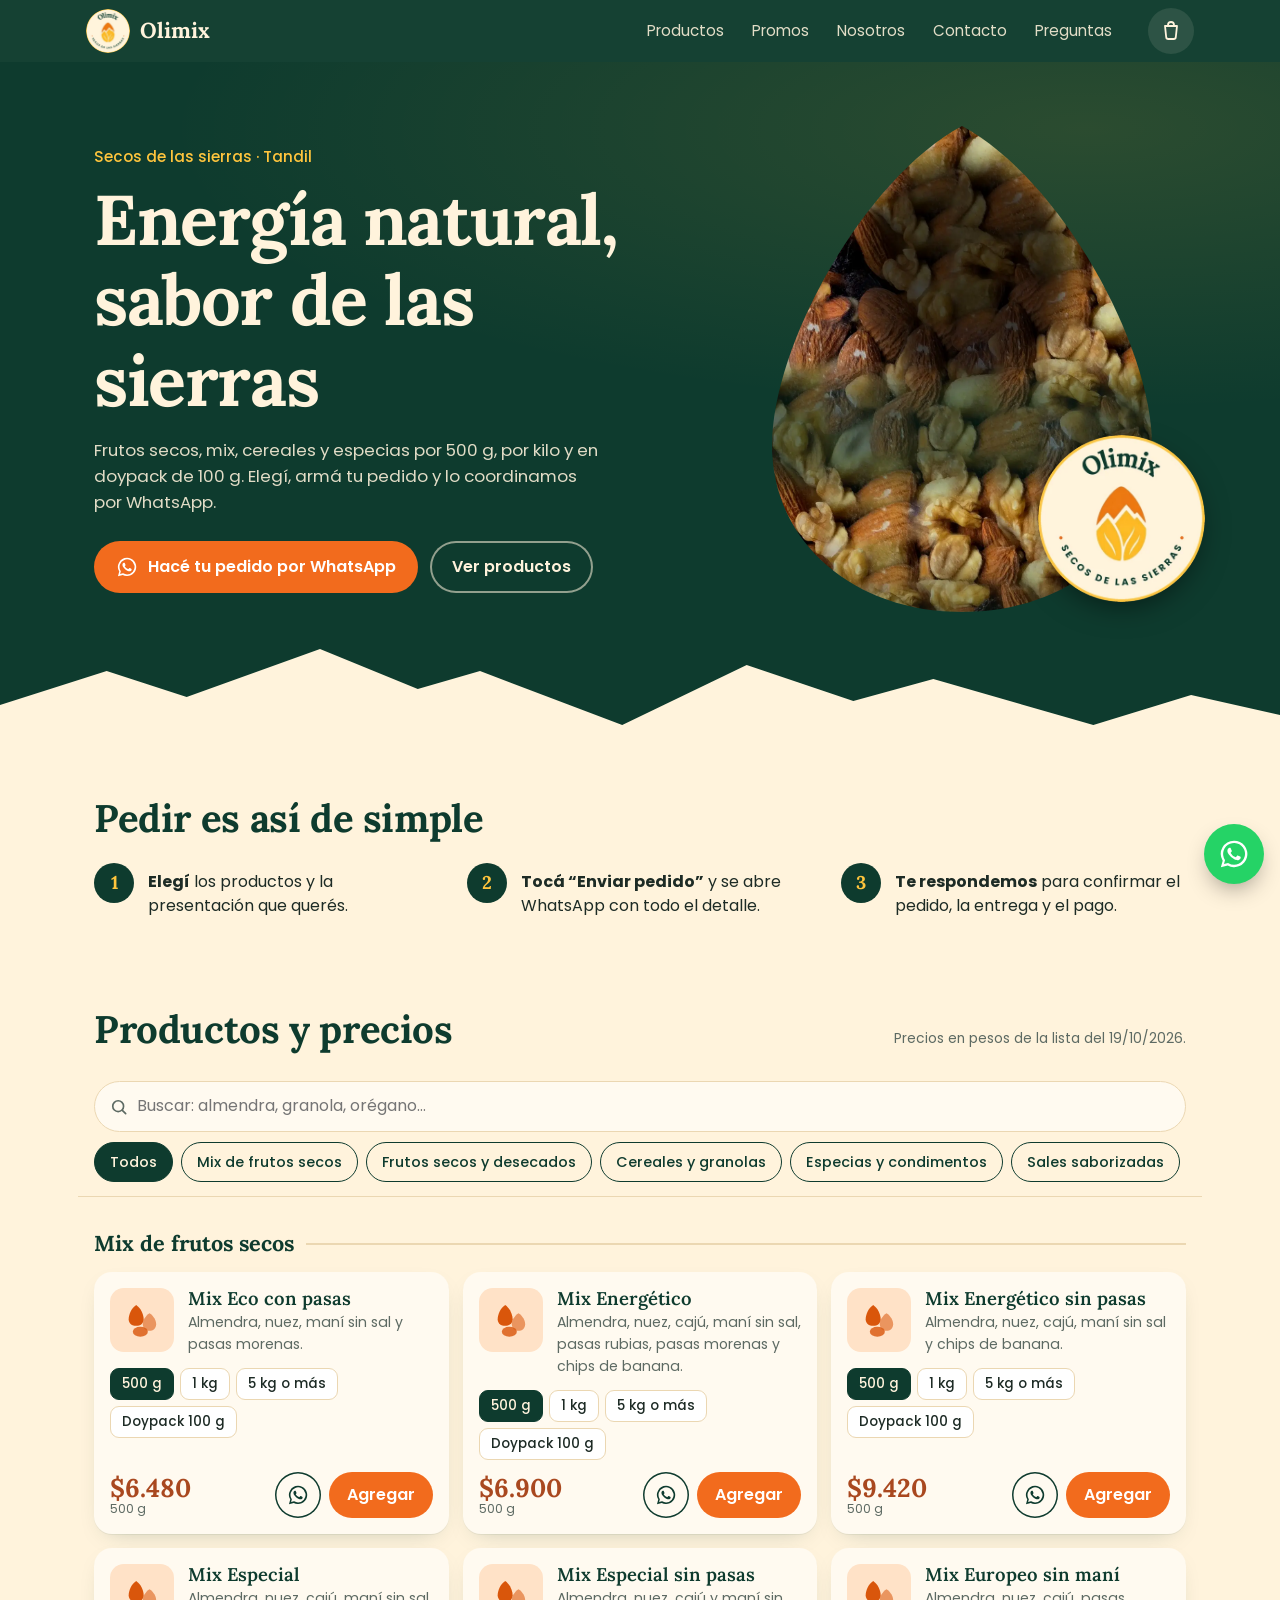
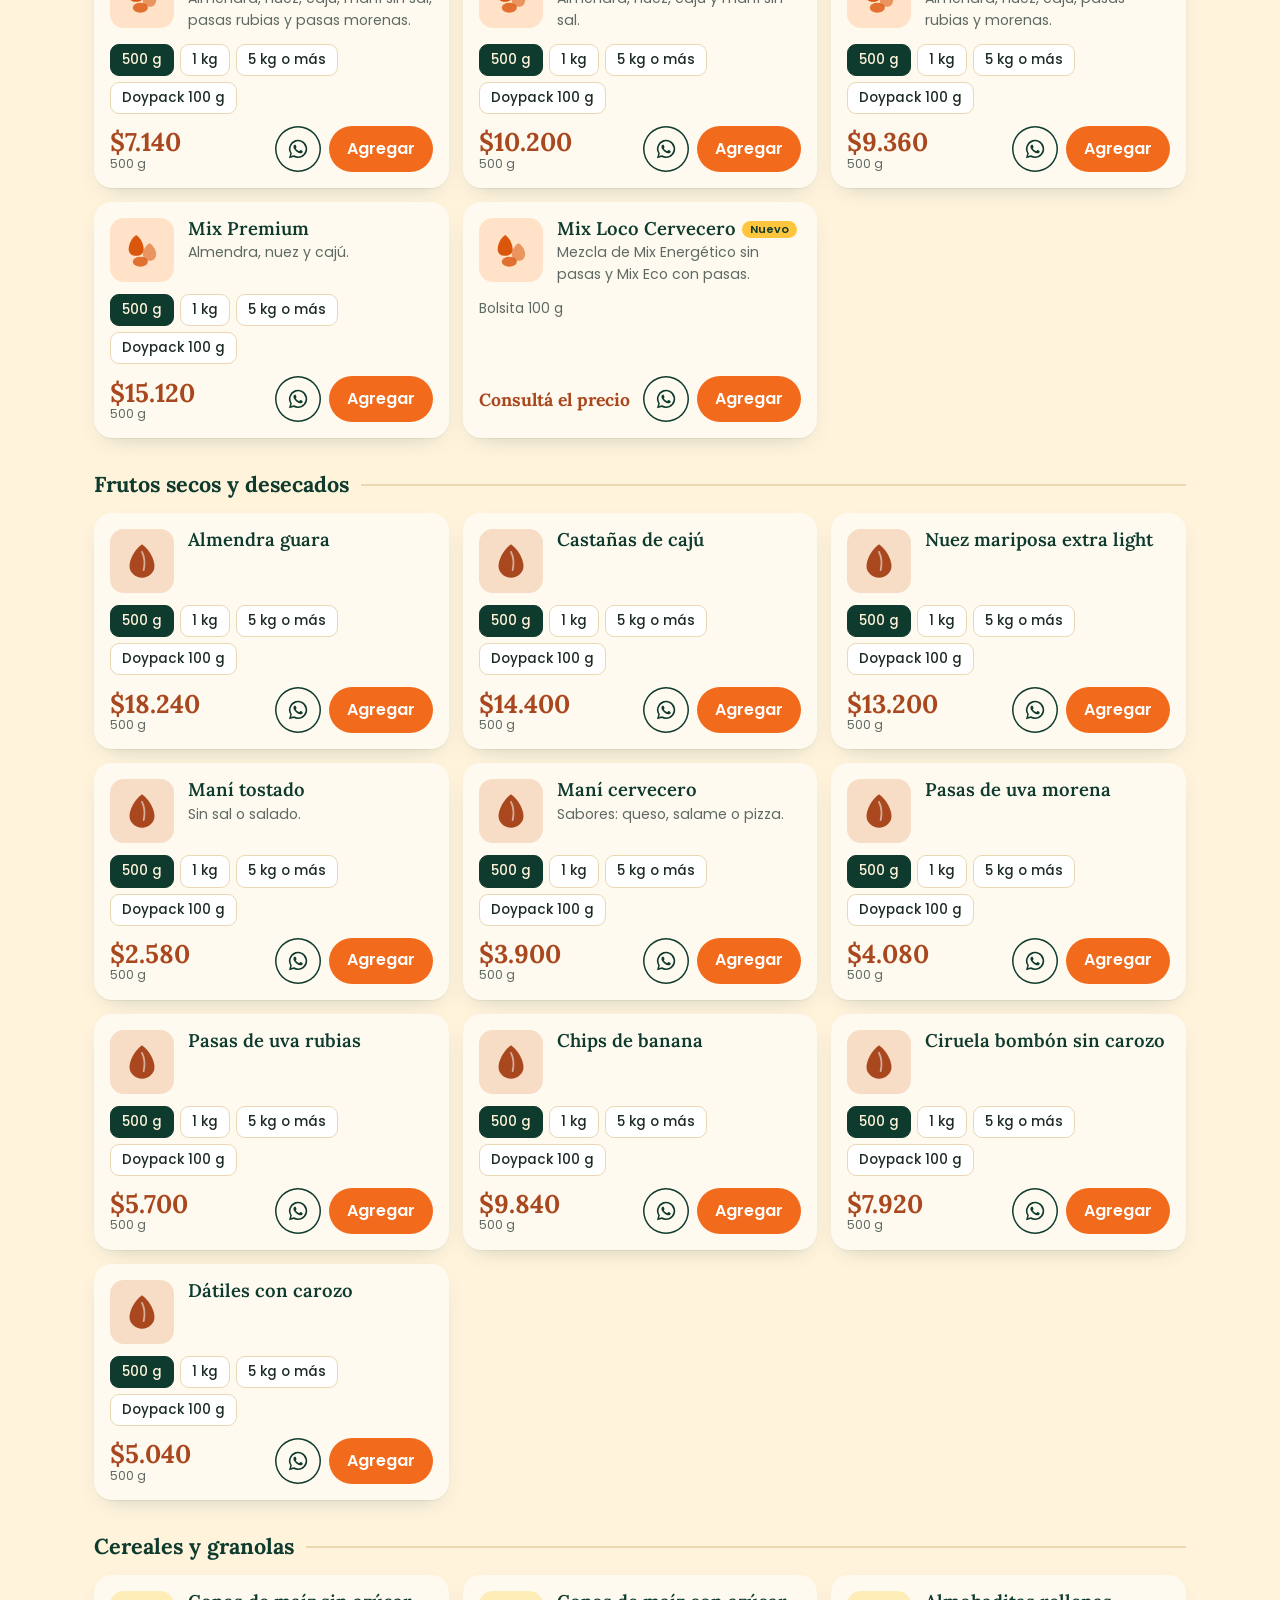
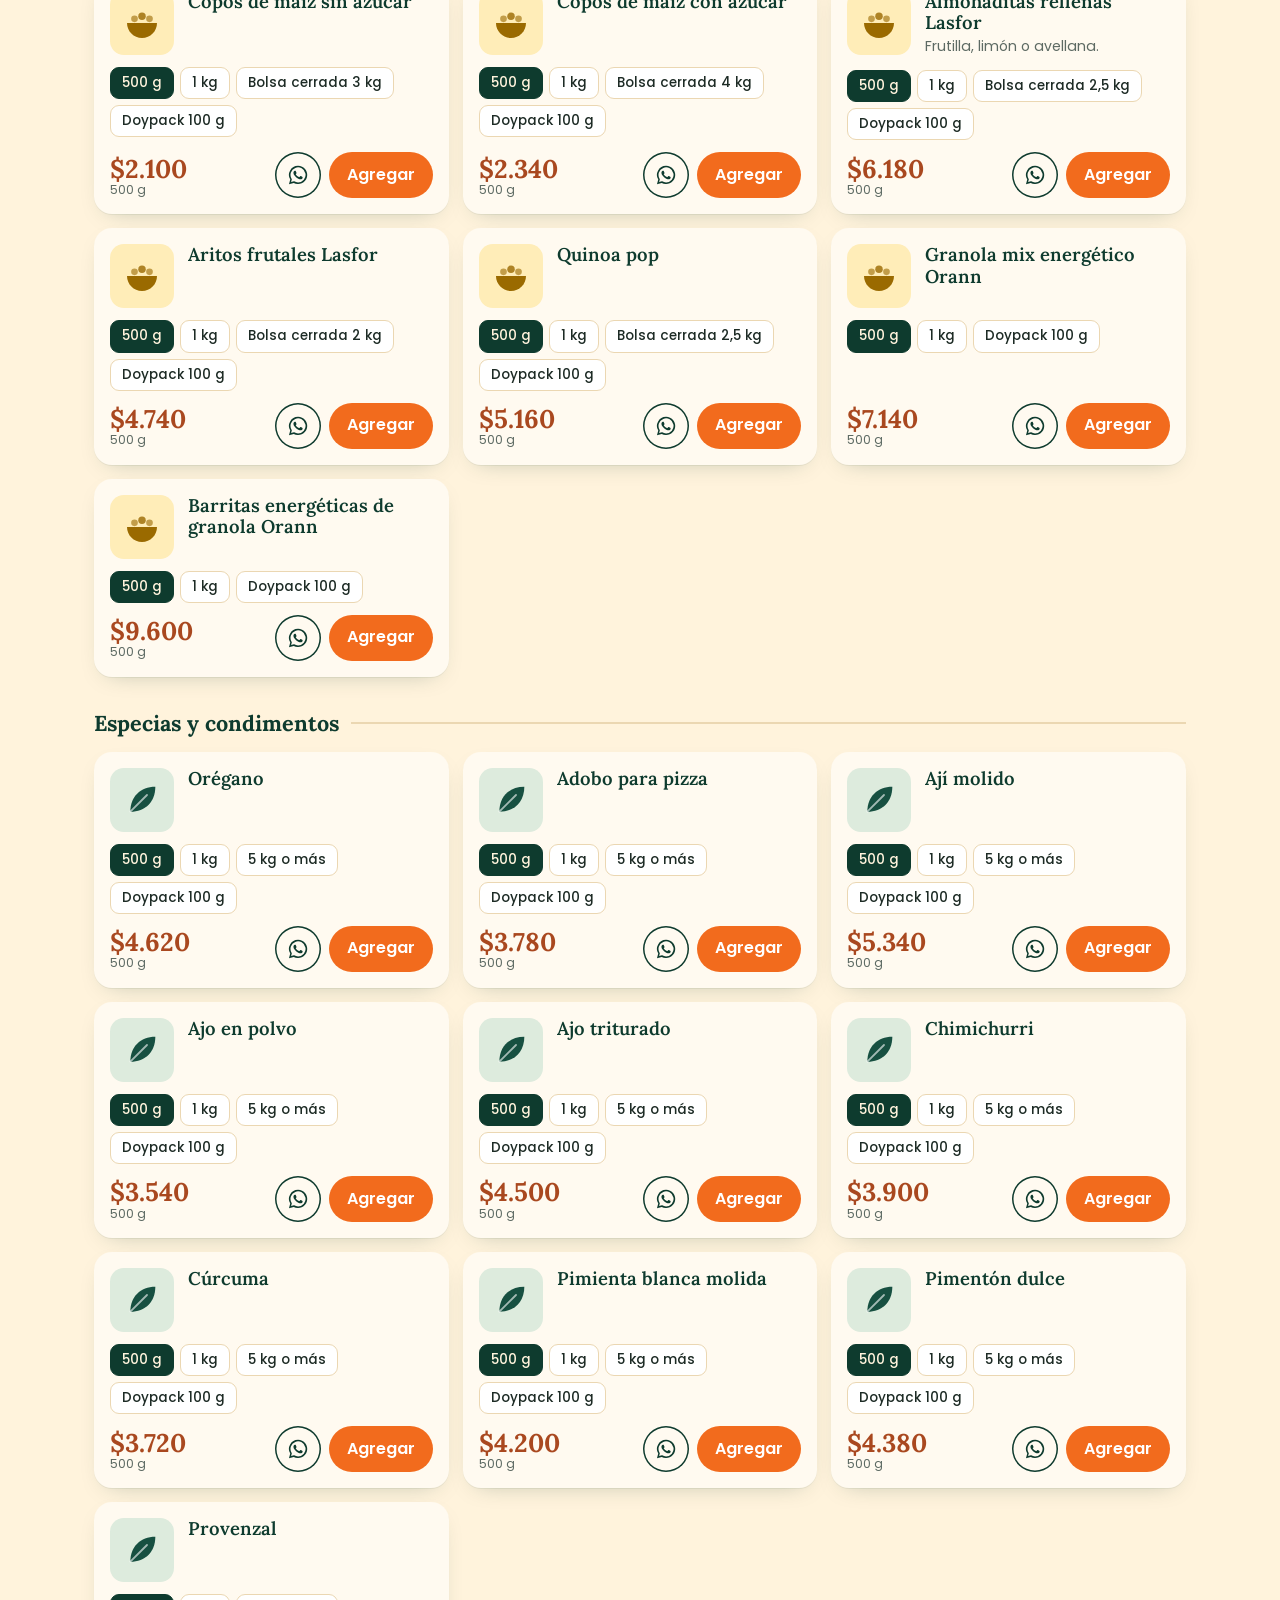
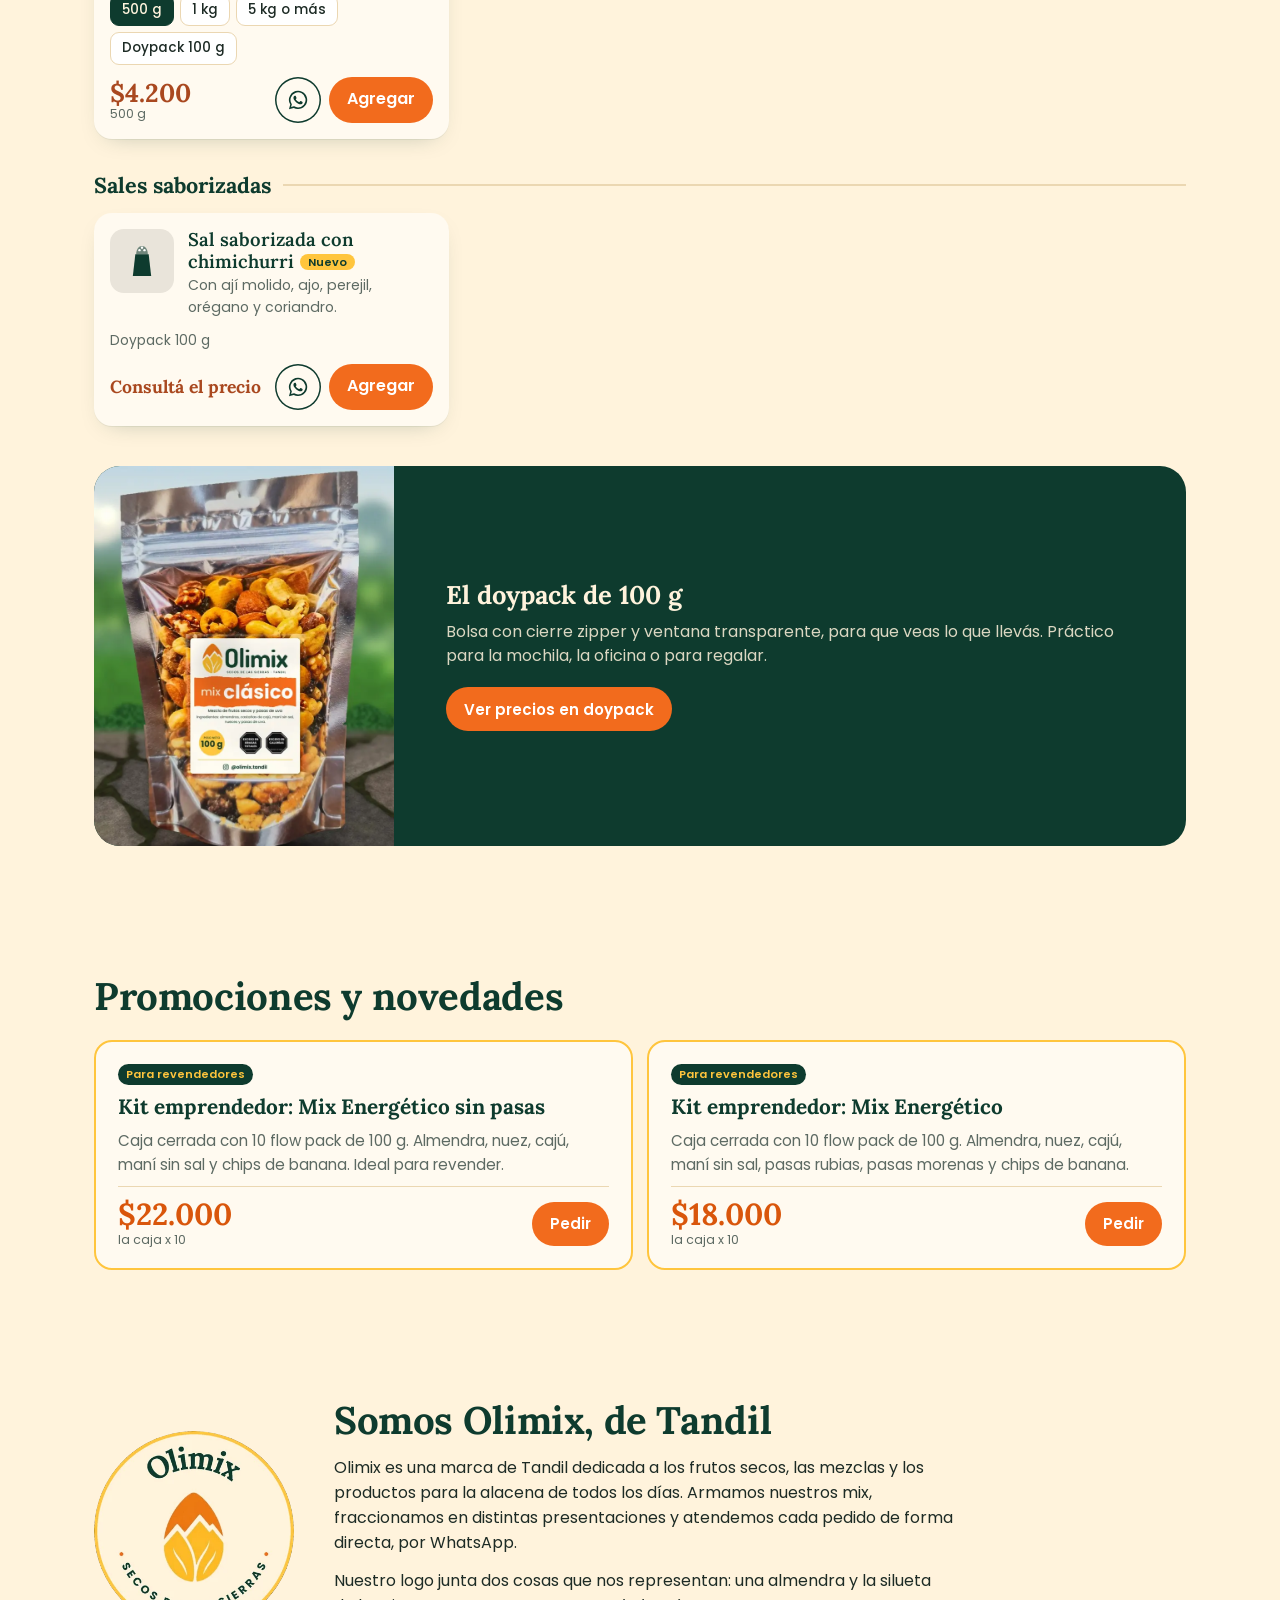
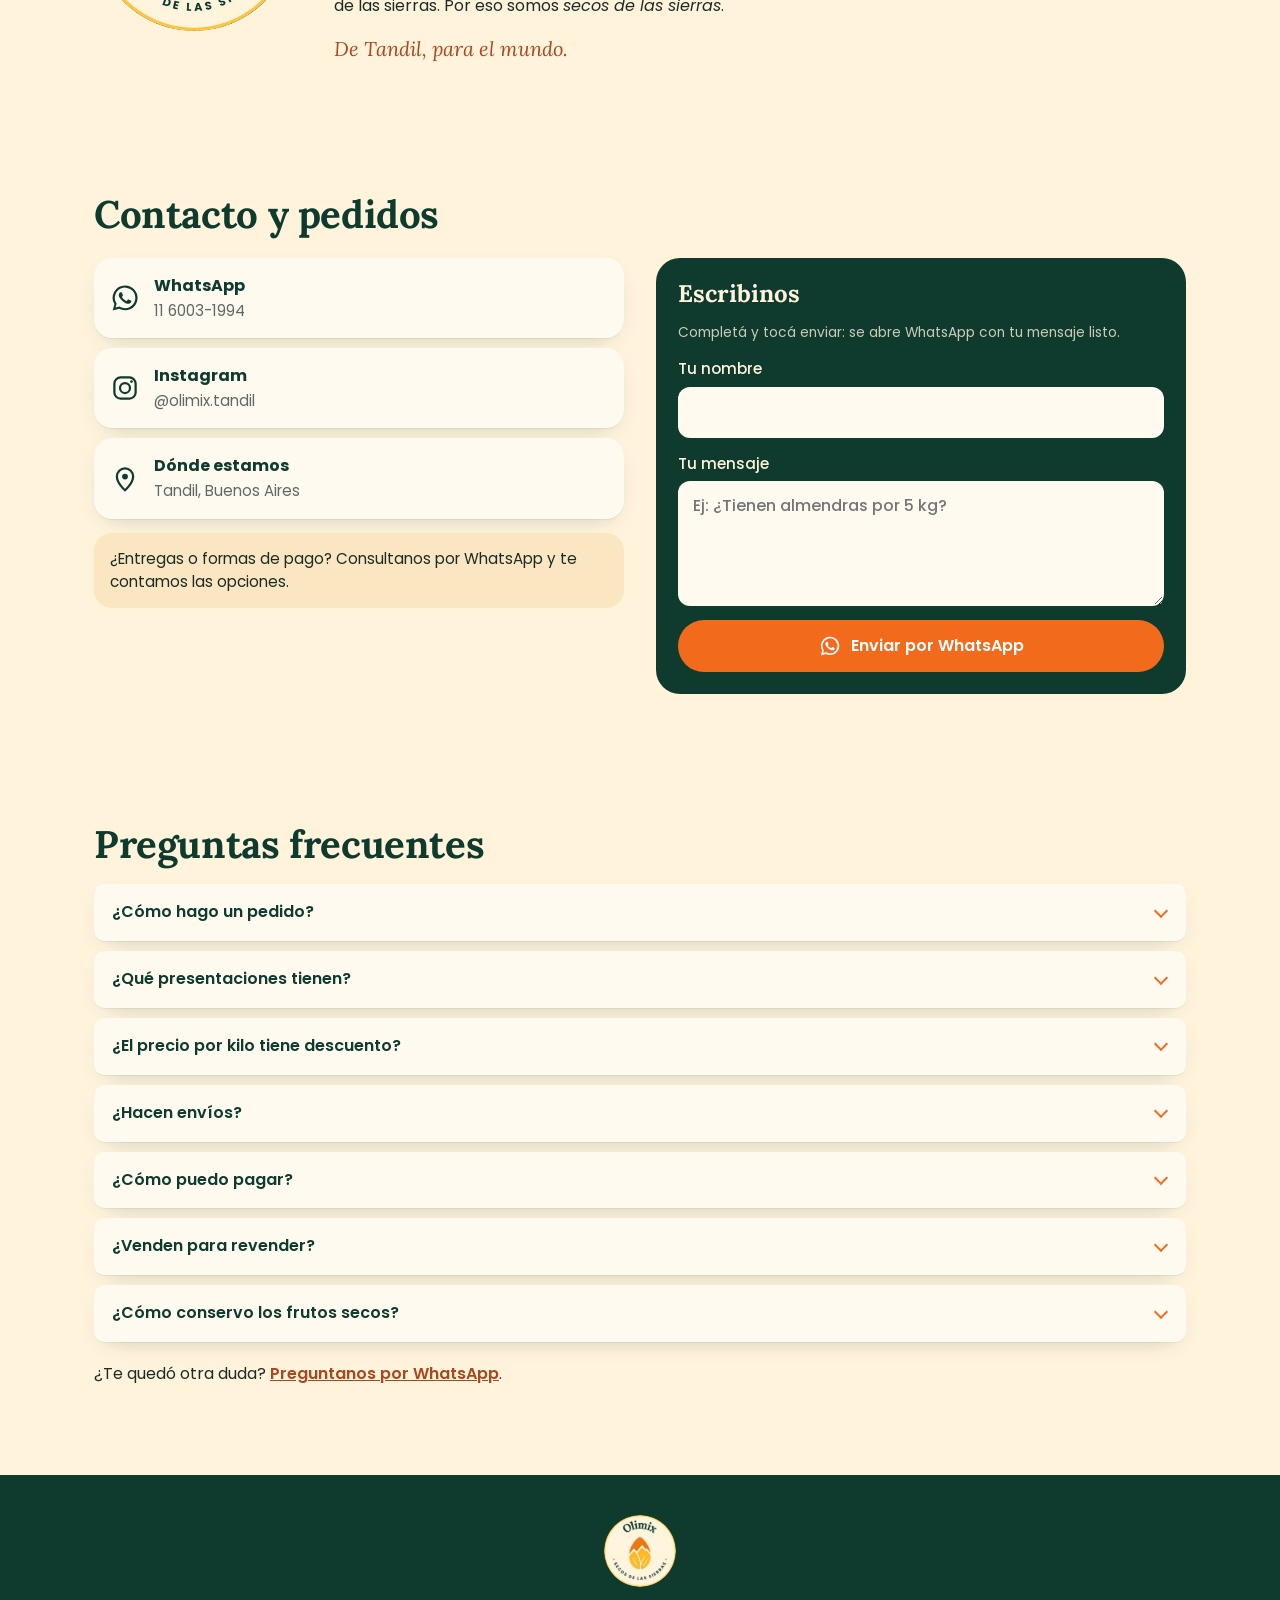
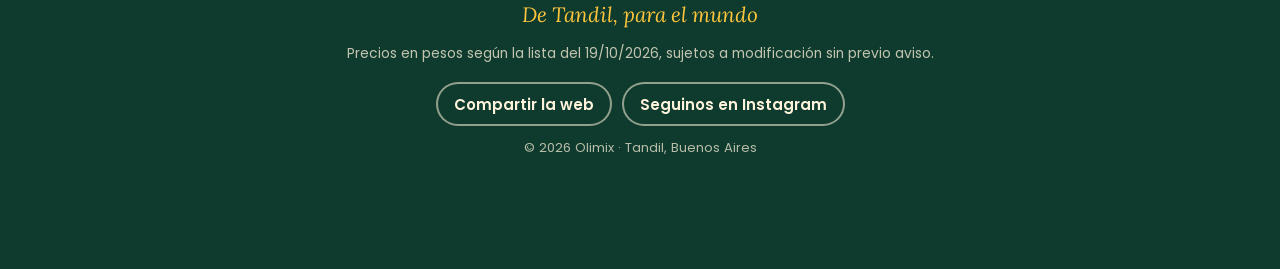
<file: index.html>
<!doctype html>
<html lang="es-AR">
<head>
  <meta charset="utf-8">
  <meta name="viewport" content="width=device-width, initial-scale=1, viewport-fit=cover">
  <title>Olimix | Frutos secos, mix y especias en Tandil · Pedidos por WhatsApp</title>
  <meta name="description" content="Frutos secos, mix, cereales y especias en Tandil. Por 500 g, por kilo y en doypack de 100 g. Mirá precios y hacé tu pedido por WhatsApp. Olimix, secos de las sierras.">
  <meta name="keywords" content="frutos secos Tandil, mix de frutos secos Tandil, almendras Tandil, nueces Tandil, castañas de cajú Tandil, especias Tandil, granola Tandil, dietética Tandil, frutos secos por kilo, Olimix">
  <meta name="theme-color" content="#0E3B2E">
  <meta name="robots" content="index, follow">
  <link rel="canonical" href="https://olimix-94d.pages.dev/">

  <!-- Vista previa al compartir (WhatsApp, Instagram, Facebook) -->
  <meta property="og:type" content="website">
  <meta property="og:locale" content="es_AR">
  <meta property="og:site_name" content="Olimix">
  <meta property="og:title" content="Olimix · Secos de las sierras, Tandil">
  <meta property="og:description" content="Frutos secos, mix y especias. Mirá precios y pedí por WhatsApp.">
  <meta property="og:url" content="https://olimix-94d.pages.dev/">
  <meta property="og:image" content="https://olimix-94d.pages.dev/compartir.jpg">
  <meta name="twitter:card" content="summary_large_image">

  <link rel="icon" type="image/png" href="favicon.png">
  <link rel="apple-touch-icon" href="apple-touch-icon.png">

  <link rel="preconnect" href="https://fonts.googleapis.com">
  <link rel="preconnect" href="https://fonts.gstatic.com" crossorigin>
  <link href="https://fonts.googleapis.com/css2?family=Lora:wght@600;700&family=Poppins:wght@400;500;600&display=swap" rel="stylesheet">
  <link rel="stylesheet" href="estilos.css">

  <script type="application/ld+json">
  {
    "@context": "https://schema.org",
    "@type": "Store",
    "name": "Olimix",
    "alternateName": "Olimix · Secos de las sierras",
    "description": "Venta de frutos secos, mix, cereales, especias y sales saborizadas en Tandil.",
    "url": "https://olimix-94d.pages.dev/",
    "image": "https://olimix-94d.pages.dev/logo-512.png",
    "logo": "https://olimix-94d.pages.dev/logo-512.png",
    "telephone": "+54 9 11 6003-1994",
    "address": { "@type": "PostalAddress", "addressLocality": "Tandil", "addressRegion": "Buenos Aires", "addressCountry": "AR" },
    "areaServed": "Tandil",
    "sameAs": ["https://www.instagram.com/olimix.tandil/"],
    "priceRange": "$$"
  }
  </script>
</head>
<body>
  <a class="saltar" href="#catalogo">Ir a los productos</a>

  <header class="cabecera">
    <div class="cabecera__in">
      <a class="marca" href="#inicio" aria-label="Olimix, ir al inicio">
        <img src="logo.webp" width="44" height="44" alt="">
        <span class="marca__txt">Olimix</span>
      </a>
      <nav class="menu" aria-label="Secciones">
        <a href="#catalogo">Productos</a>
        <a href="#promos">Promos</a>
        <a href="#nosotros">Nosotros</a>
        <a href="#contacto">Contacto</a>
        <a href="#preguntas">Preguntas</a>
      </nav>
      <button class="btn-pedido-mini" type="button" data-abrir-pedido aria-label="Ver tu pedido">
        <svg viewBox="0 0 24 24" aria-hidden="true"><path d="M6 7h12l-1.2 11.2a2 2 0 0 1-2 1.8H9.2a2 2 0 0 1-2-1.8L6 7Zm3 0V6a3 3 0 0 1 6 0v1" fill="none" stroke="currentColor" stroke-width="1.8" stroke-linecap="round" stroke-linejoin="round"/></svg>
        <span class="contador" data-contador hidden>0</span>
      </button>
    </div>
  </header>

  <div class="bienvenida" id="bienvenida" role="status" hidden>
    <p><strong>¡Hola! Llegaste desde Instagram.</strong> Acá tenés todos los precios: armá tu pedido y te lo confirmamos por WhatsApp.</p>
    <button type="button" class="bienvenida__cerrar" aria-label="Cerrar mensaje">×</button>
  </div>

  <main>
    <!-- ============ INICIO ============ -->
    <section class="hero" id="inicio" aria-labelledby="hero-titulo">
      <div class="hero__in">
        <div class="hero__texto">
          <p class="hero__lugar">Secos de las sierras · Tandil</p>
          <h1 id="hero-titulo">Energía natural, sabor de las sierras</h1>
          <p class="hero__bajada">Frutos secos, mix, cereales y especias por 500 g, por kilo y en doypack de 100 g. Elegí, armá tu pedido y lo coordinamos por WhatsApp.</p>
          <div class="hero__acciones">
            <a class="btn btn--accion" data-wa="Hola Olimix! Quiero hacer un pedido." href="#contacto">
              <svg class="ico" viewBox="0 0 24 24" aria-hidden="true"><use href="#i-wa"/></svg>
              Hacé tu pedido por WhatsApp
            </a>
            <a class="btn btn--claro" href="#catalogo">Ver productos</a>
          </div>
        </div>
        <figure class="hero__foto">
          <div class="almendra">
            <img src="portada.webp" width="1100" height="1556" alt="Almendras, nueces, castañas de cajú y pasas de uva mezcladas" fetchpriority="high">
          </div>
          <img class="hero__sello" src="logo.webp" width="132" height="132" alt="Logo de Olimix, secos de las sierras">
        </figure>
      </div>
      <svg class="sierra" viewBox="0 0 1440 90" preserveAspectRatio="none" aria-hidden="true">
        <path d="M0 90V62l120-34 90 26 150-48 110 40 70-18 160 54 140-60 120 36 90-22 180 46 110-30 100 20v68Z"/>
      </svg>
    </section>

    <!-- ============ CÓMO PEDIR ============ -->
    <section class="pasos" aria-labelledby="pasos-titulo">
      <h2 id="pasos-titulo" class="titulo-sec">Pedir es así de simple</h2>
      <ol class="pasos__lista">
        <li><span class="pasos__n">1</span><p><strong>Elegí</strong> los productos y la presentación que querés.</p></li>
        <li><span class="pasos__n">2</span><p><strong>Tocá “Enviar pedido”</strong> y se abre WhatsApp con todo el detalle.</p></li>
        <li><span class="pasos__n">3</span><p><strong>Te respondemos</strong> para confirmar el pedido, la entrega y el pago.</p></li>
      </ol>
    </section>

    <!-- ============ CATÁLOGO ============ -->
    <section class="catalogo" id="catalogo" aria-labelledby="cat-titulo">
      <div class="catalogo__cab">
        <h2 id="cat-titulo" class="titulo-sec">Productos y precios</h2>
        <p class="nota" data-fecha-lista></p>
      </div>

      <div class="filtros" role="search">
        <label class="buscar">
          <span class="sr">Buscar producto</span>
          <svg viewBox="0 0 24 24" aria-hidden="true"><circle cx="11" cy="11" r="6.5" fill="none" stroke="currentColor" stroke-width="2"/><path d="m16 16 4 4" stroke="currentColor" stroke-width="2" stroke-linecap="round"/></svg>
          <input type="search" id="buscar" placeholder="Buscar: almendra, granola, orégano…" autocomplete="off">
        </label>
        <div class="chips" id="chips" role="group" aria-label="Filtrar por categoría"></div>
      </div>

      <div id="listado" aria-live="polite"></div>
      <p class="vacio" id="vacio" hidden>No encontramos ese producto. <a data-wa="Hola Olimix! ¿Tienen este producto?: " href="#contacto">Preguntanos por WhatsApp</a> y te decimos si lo conseguimos.</p>

      <aside class="doypack">
        <img src="doypack.webp" width="720" height="960" loading="lazy" alt="Doypack Olimix de 100 g con mix de frutos secos, cierre zipper y ventana transparente">
        <div>
          <h3>El doypack de 100 g</h3>
          <p>Bolsa con cierre zipper y ventana transparente, para que veas lo que llevás. Práctico para la mochila, la oficina o para regalar.</p>
          <a class="btn btn--accion btn--chico" href="#catalogo" data-filtrar-doypack>Ver precios en doypack</a>
        </div>
      </aside>
    </section>

    <!-- ============ PROMOS ============ -->
    <section class="promos" id="promos" aria-labelledby="promos-titulo">
      <h2 id="promos-titulo" class="titulo-sec">Promociones y novedades</h2>
      <div class="promos__grid" id="promos-lista"></div>
    </section>

    <!-- ============ NOSOTROS ============ -->
    <section class="nosotros" id="nosotros" aria-labelledby="nos-titulo">
      <img src="logo.webp" width="180" height="180" loading="lazy" alt="Logo de Olimix: una almendra con la silueta de las sierras">
      <div>
        <h2 id="nos-titulo" class="titulo-sec">Somos Olimix, de Tandil</h2>
        <p>Olimix es una marca de Tandil dedicada a los frutos secos, las mezclas y los productos para la alacena de todos los días. Armamos nuestros mix, fraccionamos en distintas presentaciones y atendemos cada pedido de forma directa, por WhatsApp.</p>
        <p>Nuestro logo junta dos cosas que nos representan: una almendra y la silueta de las sierras. Por eso somos <em>secos de las sierras</em>.</p>
        <p class="lema">De Tandil, para el mundo.</p>
      </div>
    </section>

    <!-- ============ CONTACTO ============ -->
    <section class="contacto" id="contacto" aria-labelledby="con-titulo">
      <h2 id="con-titulo" class="titulo-sec">Contacto y pedidos</h2>
      <div class="contacto__grid">
        <div class="contacto__datos">
          <a class="dato" data-wa="Hola Olimix! Quiero hacer una consulta." href="#contacto">
            <svg class="ico" viewBox="0 0 24 24" aria-hidden="true"><use href="#i-wa"/></svg>
            <span><strong>WhatsApp</strong><span data-tel></span></span>
          </a>
          <a class="dato" data-ig href="#contacto" target="_blank" rel="noopener">
            <svg class="ico" viewBox="0 0 24 24" aria-hidden="true"><rect x="3.5" y="3.5" width="17" height="17" rx="5" fill="none" stroke="currentColor" stroke-width="1.8"/><circle cx="12" cy="12" r="4" fill="none" stroke="currentColor" stroke-width="1.8"/><circle cx="17.2" cy="6.8" r="1.1" fill="currentColor"/></svg>
            <span><strong>Instagram</strong><span data-ig-user></span></span>
          </a>
          <div class="dato">
            <svg class="ico" viewBox="0 0 24 24" aria-hidden="true"><path d="M12 21s-6.5-5.6-6.5-11a6.5 6.5 0 0 1 13 0c0 5.4-6.5 11-6.5 11Z" fill="none" stroke="currentColor" stroke-width="1.8"/><circle cx="12" cy="10" r="2.3" fill="currentColor"/></svg>
            <span><strong>Dónde estamos</strong><span data-ciudad></span></span>
          </div>
          <div class="info-extra" id="info-extra"></div>
        </div>

        <form class="form" id="form-contacto" novalidate>
          <h3>Escribinos</h3>
          <p class="nota">Completá y tocá enviar: se abre WhatsApp con tu mensaje listo.</p>
          <label>Tu nombre
            <input name="nombre" autocomplete="name" required maxlength="60">
          </label>
          <label>Tu mensaje
            <textarea name="mensaje" rows="4" required maxlength="600" placeholder="Ej: ¿Tienen almendras por 5 kg?"></textarea>
          </label>
          <p class="form__error" id="form-error" role="alert" hidden></p>
          <button class="btn btn--accion" type="submit">
            <svg class="ico" viewBox="0 0 24 24" aria-hidden="true"><use href="#i-wa"/></svg>
            Enviar por WhatsApp
          </button>
        </form>
      </div>
    </section>

    <!-- ============ PREGUNTAS ============ -->
    <section class="preguntas" id="preguntas" aria-labelledby="faq-titulo">
      <h2 id="faq-titulo" class="titulo-sec">Preguntas frecuentes</h2>
      <div id="faq"></div>
      <p class="preguntas__cta">¿Te quedó otra duda? <a data-wa="Hola Olimix! Tengo una consulta: " href="#contacto">Preguntanos por WhatsApp</a>.</p>
    </section>
  </main>

  <footer class="pie">
    <div class="pie__in">
      <img src="logo.webp" width="72" height="72" loading="lazy" alt="Olimix">
      <p class="pie__lema">De Tandil, para el mundo</p>
      <p class="nota" data-pie-precios></p>
      <div class="pie__acciones">
        <button class="btn btn--claro btn--chico" type="button" id="compartir">Compartir la web</button>
        <a class="btn btn--claro btn--chico" data-ig href="#contacto" target="_blank" rel="noopener">Seguinos en Instagram</a>
      </div>
      <p class="pie__copy">© <span id="anio"></span> Olimix · Tandil, Buenos Aires</p>
    </div>
  </footer>

  <!-- Botón flotante de WhatsApp -->
  <a class="wa-flotante" data-wa="Hola Olimix! Quiero hacer una consulta." href="#contacto" aria-label="Escribinos por WhatsApp">
    <svg viewBox="0 0 24 24" aria-hidden="true"><use href="#i-wa"/></svg>
  </a>

  <!-- Barra del pedido -->
  <div class="barra-pedido" id="barra-pedido" hidden>
    <button type="button" data-abrir-pedido class="barra-pedido__btn">
      <span><span data-contador-texto></span> · <strong data-total></strong></span>
      <span class="barra-pedido__ver">Ver pedido</span>
    </button>
  </div>

  <!-- Panel del pedido -->
  <dialog class="panel" id="panel-pedido" aria-labelledby="panel-titulo">
    <div class="panel__cab">
      <h2 id="panel-titulo">Tu pedido</h2>
      <button type="button" class="panel__cerrar" data-cerrar-pedido aria-label="Cerrar">×</button>
    </div>
    <ul class="panel__lista" id="pedido-lista"></ul>
    <p class="panel__vacio" id="pedido-vacio">Todavía no sumaste productos. <a href="#catalogo" data-cerrar-pedido>Ver productos</a></p>
    <div class="panel__pie" id="pedido-pie">
      <div class="panel__total"><span>Total estimado</span><strong data-total></strong></div>
      <p class="nota" id="pedido-minimo"></p>
      <label>Tu nombre <span class="opc">(opcional)</span>
        <input id="pedido-nombre" autocomplete="name" maxlength="60">
      </label>
      <label>Comentario <span class="opc">(opcional)</span>
        <input id="pedido-nota" maxlength="200" placeholder="Ej: sabor del maní cervecero, barrio…">
      </label>
      <button class="btn btn--accion btn--ancho" type="button" id="enviar-pedido">
        <svg class="ico" viewBox="0 0 24 24" aria-hidden="true"><use href="#i-wa"/></svg>
        Enviar pedido por WhatsApp
      </button>
      <button class="panel__vaciar" type="button" id="vaciar-pedido">Vaciar pedido</button>
    </div>
  </dialog>

  <div class="aviso" id="aviso" role="status" aria-live="polite"></div>

  <svg width="0" height="0" style="position:absolute" aria-hidden="true">
    <symbol id="i-wa" viewBox="0 0 24 24"><path fill="currentColor" d="M12.04 2a9.9 9.9 0 0 0-8.5 15l-1.4 5 5.2-1.36A9.93 9.93 0 1 0 12.04 2Zm0 18.1a8.2 8.2 0 0 1-4.18-1.15l-.3-.18-3.08.8.82-3-.2-.31a8.2 8.2 0 1 1 6.94 3.84Zm4.5-6.14c-.25-.12-1.46-.72-1.69-.8-.23-.08-.39-.12-.55.12-.17.25-.64.8-.78.97-.14.16-.29.18-.53.06a6.7 6.7 0 0 1-3.37-2.94c-.25-.44.25-.41.72-1.36.08-.16.04-.3-.02-.42-.06-.12-.55-1.33-.76-1.82-.2-.48-.4-.41-.55-.42h-.47a.9.9 0 0 0-.66.31 2.77 2.77 0 0 0-.86 2.06 4.8 4.8 0 0 0 1 2.55 11 11 0 0 0 4.21 3.72c1.57.68 2.19.74 2.97.62.48-.07 1.46-.6 1.67-1.18.2-.58.2-1.07.14-1.18-.06-.1-.22-.16-.47-.29Z"/></symbol>
  </svg>

  <script src="productos.js"></script>
  <script src="app.js"></script>
</body>
</html>
</file>
<file: estilos.css>
/* ==========================================================
   OLIMIX · estilos
   Colores de la marca (cambiarlos acá cambia toda la web)
   ========================================================== */
:root {
  --bosque: #0E3B2E;
  --bosque-2: #175041;
  --fuego: #F26B1D;
  --fuego-osc: #D9560B;
  --sol: #FFC53D;
  --crema: #FFF3DC;
  --crema-2: #FBE6C2;
  --papel: #FFFAF0;
  --terracota: #A9481F;
  --tinta: #1D2B25;
  --gris: #5D6A63;
  --linea: #EBD7B2;

  --serif: "Lora", Georgia, "Times New Roman", serif;
  --sans: "Poppins", system-ui, -apple-system, "Segoe UI", Roboto, sans-serif;

  --ancho: 1140px;
  --r-s: 10px;
  --r-m: 18px;
  --sombra: 0 1px 0 rgba(14, 59, 46, .06), 0 8px 24px -14px rgba(14, 59, 46, .35);
}

*, *::before, *::after { box-sizing: border-box; }
html { scroll-behavior: smooth; scroll-padding-top: 76px; -webkit-text-size-adjust: 100%; }
body {
  margin: 0;
  background: var(--crema);
  color: var(--tinta);
  font-family: var(--sans);
  font-size: 16px;
  line-height: 1.55;
  -webkit-font-smoothing: antialiased;
}
img { max-width: 100%; display: block; height: auto; }
[hidden] { display: none !important; }
a { color: inherit; }
button, input, textarea { font: inherit; color: inherit; }
h1, h2, h3 { font-family: var(--serif); line-height: 1.15; margin: 0; color: var(--bosque); }
p { margin: 0; }
:focus-visible { outline: 3px solid var(--fuego); outline-offset: 2px; border-radius: 6px; }
.sr { position: absolute; width: 1px; height: 1px; overflow: hidden; clip: rect(0 0 0 0); white-space: nowrap; }
.saltar { position: absolute; left: 12px; top: -60px; background: var(--bosque); color: var(--crema); padding: 10px 14px; border-radius: 8px; z-index: 100; }
.saltar:focus { top: 12px; }

.titulo-sec { font-size: clamp(1.7rem, 4.4vw, 2.4rem); font-weight: 700; letter-spacing: -.01em; }
.nota { font-size: .86rem; color: var(--gris); }
.ico { width: 22px; height: 22px; flex: none; }

/* ---------- Botones ---------- */
.btn {
  display: inline-flex; align-items: center; justify-content: center; gap: 10px;
  min-height: 52px; padding: 12px 22px; border-radius: 999px; border: 0;
  font-weight: 600; font-size: 1rem; text-decoration: none; cursor: pointer;
  transition: background-color .2s, transform .2s;
}
.btn:active { transform: scale(.98); }
.btn--accion { background: var(--fuego); color: #fff; }
.btn--accion:hover { background: var(--fuego-osc); }
.btn--claro { background: transparent; color: var(--crema); box-shadow: inset 0 0 0 2px rgba(255, 243, 220, .55); }
.btn--claro:hover { background: rgba(255, 243, 220, .1); }
.btn--chico { min-height: 44px; padding: 8px 18px; font-size: .94rem; }
.btn--ancho { width: 100%; }

/* ---------- Cabecera ---------- */
.cabecera {
  position: sticky; top: env(safe-area-inset-top, 0px); z-index: 30;
  background: rgba(14, 59, 46, .97);
  backdrop-filter: saturate(1.4) blur(8px);
  color: var(--crema);
}
.cabecera__in { max-width: var(--ancho); margin: 0 auto; padding: 8px 16px; display: flex; align-items: center; gap: 16px; }
.marca { display: flex; align-items: center; gap: 10px; text-decoration: none; }
.marca img { border-radius: 50%; }
.marca__txt { font-family: var(--serif); font-weight: 700; font-size: 1.35rem; color: var(--crema); }
.menu { display: none; margin-left: auto; gap: 4px; }
.menu a { text-decoration: none; padding: 10px 12px; border-radius: 8px; font-size: .95rem; color: var(--crema); opacity: .88; }
.menu a:hover { opacity: 1; background: rgba(255, 243, 220, .08); }
.btn-pedido-mini {
  margin-left: auto; position: relative; width: 46px; height: 46px; border-radius: 50%;
  border: 0; background: rgba(255, 243, 220, .1); color: var(--crema); cursor: pointer; display: grid; place-items: center;
}
.btn-pedido-mini svg { width: 24px; height: 24px; }
.contador {
  position: absolute; top: -2px; right: -2px; min-width: 20px; height: 20px; padding: 0 5px;
  border-radius: 10px; background: var(--fuego); color: #fff; font-size: .72rem; font-weight: 600; display: grid; place-items: center;
}
@media (min-width: 900px) {
  .menu { display: flex; }
  .btn-pedido-mini { margin-left: 8px; }
}

/* ---------- Bienvenida Instagram ---------- */
.bienvenida {
  background: var(--sol); color: var(--bosque);
  display: flex; gap: 12px; align-items: flex-start; padding: 12px 16px; font-size: .94rem;
}
.bienvenida p { max-width: var(--ancho); margin: 0 auto; flex: 1; }
.bienvenida__cerrar { border: 0; background: none; font-size: 1.6rem; line-height: 1; cursor: pointer; padding: 0 4px; color: var(--bosque); }

/* ---------- Hero ---------- */
.hero { position: relative; background: var(--bosque); color: var(--crema); overflow: hidden; }
.hero::before { /* textura suave de relieve */
  content: ""; position: absolute; inset: 0; pointer-events: none;
  background: radial-gradient(120% 70% at 85% 10%, rgba(255, 197, 61, .12), transparent 60%);
}
.hero__in {
  position: relative; max-width: var(--ancho); margin: 0 auto;
  padding: 22px 16px 88px; display: grid; gap: 20px;
}
.hero__foto { margin: 0; position: relative; width: min(46vw, 200px); justify-self: center; order: -1; }
.almendra {
  aspect-ratio: 100 / 128;
  -webkit-mask: url("data:image/svg+xml,%3Csvg xmlns='http://www.w3.org/2000/svg' viewBox='0 0 100 128'%3E%3Cpath d='M50 0C76 14 100 58 100 84c0 26-22 44-50 44S0 110 0 84C0 58 24 14 50 0Z'/%3E%3C/svg%3E") center / 100% 100% no-repeat;
          mask: url("data:image/svg+xml,%3Csvg xmlns='http://www.w3.org/2000/svg' viewBox='0 0 100 128'%3E%3Cpath d='M50 0C76 14 100 58 100 84c0 26-22 44-50 44S0 110 0 84C0 58 24 14 50 0Z'/%3E%3C/svg%3E") center / 100% 100% no-repeat;
  background: var(--bosque-2);
}
.almendra img { width: 100%; height: 100%; object-fit: cover; }
.hero__sello {
  position: absolute; right: -14%; bottom: 2%; width: 44%;
  border-radius: 50%; box-shadow: 0 10px 30px -8px rgba(0, 0, 0, .55);
}
.hero__lugar { color: var(--sol); font-weight: 500; font-size: .95rem; margin-bottom: 10px; }
.hero h1 { color: var(--crema); font-size: clamp(2.3rem, 9vw, 4.4rem); font-weight: 700; letter-spacing: -.02em; max-width: 12ch; }
.hero__bajada { margin-top: 16px; font-size: 1.05rem; max-width: 46ch; color: rgba(255, 243, 220, .88); }
.hero__acciones { display: flex; flex-direction: column; gap: 12px; margin-top: 26px; }
.sierra { position: absolute; left: 0; right: 0; bottom: -1px; width: 100%; height: 62px; fill: var(--crema); }

@media (min-width: 760px) {
  .hero__in { grid-template-columns: 1.15fr .85fr; align-items: center; padding: 64px 24px 120px; gap: 40px; }
  .hero__foto { order: 0; width: min(100%, 380px); }
  .hero__acciones { flex-direction: row; flex-wrap: wrap; }
  .sierra { height: 90px; }
}
@media (prefers-reduced-motion: no-preference) {
  .almendra img { animation: entrar 1.1s cubic-bezier(.2, .7, .2, 1) both; }
  .hero__sello { animation: sello .9s .45s cubic-bezier(.2, .9, .3, 1.3) both; }
}
@keyframes entrar { from { transform: scale(1.12); opacity: .2; } to { transform: none; opacity: 1; } }
@keyframes sello { from { transform: scale(.4) rotate(-25deg); opacity: 0; } to { transform: none; opacity: 1; } }

/* ---------- Secciones genéricas ---------- */
main > section:not(.hero) { max-width: var(--ancho); margin: 0 auto; padding: 48px 16px; }
@media (min-width: 760px) { main > section:not(.hero) { padding: 64px 24px; } }

/* ---------- Pasos ---------- */
.pasos__lista { list-style: none; margin: 22px 0 0; padding: 0; display: grid; gap: 14px; }
.pasos__lista li { display: flex; gap: 14px; align-items: flex-start; }
.pasos__n {
  flex: none; width: 40px; height: 40px; border-radius: 50%; display: grid; place-items: center;
  background: var(--bosque); color: var(--sol); font-family: var(--serif); font-weight: 700; font-size: 1.15rem;
}
.pasos__lista p { padding-top: 7px; }
@media (min-width: 760px) { .pasos__lista { grid-template-columns: repeat(3, 1fr); gap: 28px; } }

/* ---------- Catálogo ---------- */
.catalogo { padding-top: 24px !important; }
.catalogo__cab { display: flex; flex-wrap: wrap; align-items: baseline; justify-content: space-between; gap: 6px 16px; }
.filtros {
  position: sticky; top: 62px; z-index: 20; margin: 18px -16px 0; padding: 12px 16px;
  background: rgba(255, 243, 220, .96); backdrop-filter: blur(6px);
  border-bottom: 1px solid var(--linea);
}
.buscar { display: flex; align-items: center; gap: 8px; background: var(--papel); border: 1.5px solid var(--linea); border-radius: 999px; padding: 0 14px; }
.buscar:focus-within { border-color: var(--bosque); }
.buscar svg { width: 20px; height: 20px; color: var(--gris); flex: none; }
.buscar input { border: 0; background: none; padding: 12px 0; width: 100%; outline: none; font-size: 1rem; }
.chips { display: flex; gap: 8px; overflow-x: auto; margin-top: 10px; padding-bottom: 2px; scrollbar-width: none; }
.chips::-webkit-scrollbar { display: none; }
.chip {
  flex: none; border: 1.5px solid var(--bosque); background: transparent; color: var(--bosque);
  border-radius: 999px; padding: 8px 15px; font-size: .9rem; font-weight: 500; cursor: pointer; min-height: 40px;
}
.chip[aria-pressed="true"] { background: var(--bosque); color: var(--crema); }

.grupo { margin-top: 34px; }
.grupo__titulo { font-size: 1.35rem; display: flex; align-items: center; gap: 12px; }
.grupo__titulo::after { content: ""; flex: 1; height: 2px; background: var(--linea); }
.grilla { display: grid; gap: 14px; margin-top: 16px; }
@media (min-width: 680px) { .grilla { grid-template-columns: repeat(2, 1fr); } }
@media (min-width: 1040px) { .grilla { grid-template-columns: repeat(3, 1fr); } }

.prod {
  background: var(--papel); border-radius: var(--r-m); box-shadow: var(--sombra);
  padding: 16px; display: flex; flex-direction: column; gap: 12px;
}
.prod__top { display: flex; gap: 14px; align-items: flex-start; }
.prod__img {
  flex: none; width: 64px; height: 64px; border-radius: 14px; display: grid; place-items: center;
  background: var(--crema-2); color: var(--terracota); overflow: hidden;
}
.prod__img svg { width: 40px; height: 40px; }
.prod__img img { width: 100%; height: 100%; object-fit: cover; }
.prod__img[data-cat="mix"] { background: #FFE2C7; color: var(--fuego-osc); }
.prod__img[data-cat="secos"] { background: #F7DCC6; color: var(--terracota); }
.prod__img[data-cat="cereales"] { background: #FFEDB8; color: #9A6A00; }
.prod__img[data-cat="especias"] { background: #DDEBDD; color: var(--bosque-2); }
.prod__img[data-cat="sales"] { background: #E9E4DA; color: var(--bosque); }
.prod h3 { font-size: 1.15rem; font-weight: 600; }
.prod__det { font-size: .88rem; color: var(--gris); margin-top: 3px; }
.etq { display: inline-block; margin-left: 6px; vertical-align: 2px; background: var(--sol); color: var(--bosque); font-family: var(--sans); font-size: .7rem; font-weight: 600; padding: 2px 8px; border-radius: 999px; }

.pres { display: flex; flex-wrap: wrap; gap: 6px; border: 0; margin: 0; padding: 0; }
.pres legend { position: absolute; width: 1px; height: 1px; overflow: hidden; clip: rect(0 0 0 0); }
.pres label { position: relative; }
.pres input { position: absolute; opacity: 0; inset: 0; margin: 0; cursor: pointer; }
.pres span {
  display: block; padding: 7px 11px; border-radius: 9px; font-size: .84rem; font-weight: 500;
  border: 1.5px solid var(--linea); background: #fff; color: var(--tinta); line-height: 1.2;
}
.pres input:checked + span { border-color: var(--bosque); background: var(--bosque); color: var(--crema); }
.pres input:focus-visible + span { outline: 3px solid var(--fuego); outline-offset: 2px; }

.prod__base { display: flex; align-items: center; justify-content: space-between; gap: 10px; margin-top: auto; }
.precio { font-family: var(--serif); font-weight: 700; font-size: 1.6rem; color: var(--terracota); line-height: 1.1; }
.precio small { display: block; font-family: var(--sans); font-weight: 400; font-size: .76rem; color: var(--gris); }
.precio--consultar { font-size: 1.1rem; }
.prod__acc { display: flex; gap: 8px; align-items: center; }
.btn-consultar {
  width: 46px; height: 46px; border-radius: 50%; display: grid; place-items: center; flex: none;
  background: transparent; color: var(--bosque); box-shadow: inset 0 0 0 1.5px var(--bosque); text-decoration: none;
}
.btn-consultar svg { width: 22px; height: 22px; }
.btn-agregar { min-height: 46px; padding: 8px 18px; }
.btn-agregar.ok { background: var(--bosque); }

.vacio { margin-top: 28px; padding: 20px; background: var(--papel); border-radius: var(--r-m); }

.doypack {
  margin-top: 40px; display: grid; gap: 20px; align-items: center;
  background: var(--bosque); color: var(--crema); border-radius: 26px; overflow: hidden; padding: 0 0 24px;
}
.doypack img { width: 100%; max-height: 360px; object-fit: cover; object-position: center 35%; }
.doypack div { padding: 0 20px; }
.doypack h3 { color: var(--crema); font-size: 1.6rem; }
.doypack p { margin: 10px 0 18px; color: rgba(255, 243, 220, .85); }
@media (min-width: 760px) {
  .doypack { grid-template-columns: 300px 1fr; padding: 0; }
  .doypack img { height: 100%; max-height: 380px; }
  .doypack div { padding: 28px 32px; }
}

/* ---------- Promos ---------- */
.promos__grid { display: grid; gap: 14px; margin-top: 22px; }
@media (min-width: 760px) { .promos__grid { grid-template-columns: repeat(2, 1fr); } }
.promo {
  border-radius: var(--r-m); padding: 22px; background: var(--papel);
  border: 2px solid var(--sol); display: flex; flex-direction: column; gap: 10px;
}
.promo .etq { margin: 0; align-self: flex-start; background: var(--bosque); color: var(--sol); }
.promo h3 { font-size: 1.3rem; }
.promo p { color: var(--gris); font-size: .95rem; }
.promo__base { display: flex; justify-content: space-between; align-items: flex-end; gap: 12px; margin-top: auto; padding-top: 12px; border-top: 1.5px solid var(--linea); }
.promo__precio { font-family: var(--serif); font-size: 1.9rem; font-weight: 700; color: var(--fuego-osc); line-height: 1; }
.promo__precio small { display: block; font-family: var(--sans); font-size: .78rem; color: var(--gris); font-weight: 400; margin-top: 4px; }
.promo img { border-radius: 12px; max-height: 220px; object-fit: cover; }

/* ---------- Nosotros ---------- */
.nosotros { display: grid; gap: 22px; align-items: center; }
.nosotros img { width: 150px; border-radius: 50%; justify-self: center; }
.nosotros p { margin-top: 14px; max-width: 62ch; }
.lema { font-family: var(--serif); font-style: italic; font-size: 1.25rem; color: var(--terracota); }
@media (min-width: 760px) { .nosotros { grid-template-columns: 200px 1fr; gap: 40px; } .nosotros img { width: 200px; } }

/* ---------- Contacto ---------- */
.contacto__grid { display: grid; gap: 22px; margin-top: 22px; }
@media (min-width: 860px) { .contacto__grid { grid-template-columns: 1fr 1fr; gap: 32px; } }
.contacto__datos { display: grid; gap: 10px; align-content: start; }
.dato {
  display: flex; align-items: center; gap: 14px; padding: 16px; border-radius: var(--r-m);
  background: var(--papel); text-decoration: none; box-shadow: var(--sombra);
}
.dato .ico { width: 30px; height: 30px; color: var(--bosque); }
.dato > span { display: flex; flex-direction: column; }
.dato strong { color: var(--bosque); }
.dato span span { color: var(--gris); font-size: .94rem; }
a.dato:hover strong { text-decoration: underline; }
.info-extra { display: grid; gap: 10px; margin-top: 4px; }
.info-extra p { padding: 14px 16px; border-radius: var(--r-m); background: var(--crema-2); font-size: .95rem; }
.info-extra strong { color: var(--bosque); }

.form { background: var(--bosque); color: var(--crema); padding: 22px; border-radius: 24px; display: grid; gap: 14px; }
.form h3 { color: var(--crema); font-size: 1.5rem; }
.form .nota { color: rgba(255, 243, 220, .78); }
.form label { display: grid; gap: 6px; font-weight: 500; font-size: .95rem; }
.form input, .form textarea {
  width: 100%; border-radius: 12px; border: 1.5px solid transparent; background: var(--papel); color: var(--tinta);
  padding: 12px 14px; font-size: 1rem; resize: vertical;
}
.form input:focus, .form textarea:focus { outline: none; border-color: var(--sol); }
.form__error { background: #FFE1D2; color: #7A2A05; padding: 10px 12px; border-radius: 10px; font-size: .92rem; }

/* ---------- Preguntas ---------- */
#faq { margin-top: 18px; display: grid; gap: 10px; }
details { background: var(--papel); border-radius: var(--r-s); box-shadow: var(--sombra); }
summary {
  cursor: pointer; list-style: none; padding: 16px 48px 16px 18px; font-weight: 600; color: var(--bosque); position: relative;
}
summary::-webkit-details-marker { display: none; }
summary::after {
  content: ""; position: absolute; right: 20px; top: 50%; width: 10px; height: 10px; margin-top: -7px;
  border-right: 2px solid var(--fuego); border-bottom: 2px solid var(--fuego); transform: rotate(45deg); transition: transform .2s;
}
details[open] summary::after { transform: rotate(-135deg); margin-top: -2px; }
details p { padding: 0 18px 18px; color: var(--tinta); max-width: 70ch; }
.preguntas__cta { margin-top: 20px; }
.preguntas__cta a, .vacio a, .panel__vacio a { color: var(--terracota); font-weight: 600; }

/* ---------- Pie ---------- */
.pie { background: var(--bosque); color: var(--crema); margin-top: 24px; padding: 40px 16px calc(110px + env(safe-area-inset-bottom)); text-align: center; }
.pie__in { max-width: 640px; margin: 0 auto; display: grid; gap: 12px; justify-items: center; }
.pie img { border-radius: 50%; }
.pie__lema { font-family: var(--serif); font-style: italic; font-size: 1.3rem; color: var(--sol); }
.pie .nota { color: rgba(255, 243, 220, .75); }
.pie__acciones { display: flex; flex-wrap: wrap; gap: 10px; justify-content: center; margin-top: 6px; }
.pie__copy { font-size: .82rem; opacity: .7; }

/* ---------- WhatsApp flotante ---------- */
.wa-flotante {
  position: fixed; right: 16px; bottom: calc(16px + env(safe-area-inset-bottom)); z-index: 40;
  width: 60px; height: 60px; border-radius: 50%; display: grid; place-items: center;
  background: #25D366; color: #fff; box-shadow: 0 10px 24px -8px rgba(0, 0, 0, .45);
  transition: bottom .25s;
}
.wa-flotante svg { width: 32px; height: 32px; }
body.con-pedido .wa-flotante { display: none; } /* con pedido armado, la barra ya lleva a WhatsApp */

/* ---------- Barra y panel del pedido ---------- */
.barra-pedido {
  position: fixed; left: 0; right: 0; bottom: 0; z-index: 35;
  padding: 10px 16px calc(10px + env(safe-area-inset-bottom));
  background: linear-gradient(transparent, rgba(255, 243, 220, .9) 30%);
}
.barra-pedido__btn {
  width: 100%; max-width: 560px; margin: 0 auto; display: flex; justify-content: space-between; align-items: center; gap: 12px;
  min-height: 56px; padding: 10px 20px; border: 0; border-radius: 999px; cursor: pointer;
  background: var(--bosque); color: var(--crema); font-size: .98rem; box-shadow: 0 10px 28px -10px rgba(14, 59, 46, .7);
}
.barra-pedido__ver { background: var(--fuego); color: #fff; padding: 8px 14px; border-radius: 999px; font-weight: 600; font-size: .9rem; }

.panel {
  border: 0; padding: 0; width: 100%; max-width: 520px; max-height: 92vh; margin: auto auto 0;
  border-radius: 22px 22px 0 0; background: var(--crema); color: var(--tinta);
  display: none; flex-direction: column;
}
.panel[open] { display: flex; }
.panel::backdrop { background: rgba(10, 30, 23, .55); }
@media (min-width: 600px) { .panel { margin: auto; border-radius: 22px; } }
@media (prefers-reduced-motion: no-preference) { .panel[open] { animation: subir .28s cubic-bezier(.2, .8, .2, 1); } }
@keyframes subir { from { transform: translateY(40px); opacity: 0; } to { transform: none; opacity: 1; } }
.panel__cab { display: flex; justify-content: space-between; align-items: center; padding: 18px 20px 10px; }
.panel__cab h2 { font-size: 1.5rem; }
.panel__cerrar { width: 42px; height: 42px; border-radius: 50%; border: 0; background: var(--crema-2); font-size: 1.6rem; line-height: 1; cursor: pointer; color: var(--bosque); }
.panel__lista { list-style: none; margin: 0; padding: 0 20px; overflow-y: auto; flex: 1; min-height: 140px; }
.item { display: grid; grid-template-columns: 1fr auto; gap: 4px 12px; padding: 12px 0; border-bottom: 1.5px solid var(--linea); }
.item__nom { font-weight: 600; color: var(--bosque); }
.item__pres { font-size: .84rem; color: var(--gris); }
.item__sub { font-weight: 600; text-align: right; color: var(--terracota); }
.cant { display: inline-flex; align-items: center; gap: 2px; background: #fff; border-radius: 999px; border: 1.5px solid var(--linea); margin-top: 6px; }
.cant button { width: 38px; height: 38px; border: 0; background: none; font-size: 1.25rem; cursor: pointer; color: var(--bosque); border-radius: 50%; }
.cant output { min-width: 48px; text-align: center; font-weight: 600; font-size: .92rem; }
.item__quitar { border: 0; background: none; color: var(--gris); text-decoration: underline; font-size: .82rem; cursor: pointer; justify-self: end; align-self: end; padding: 6px 0; }
.panel__vacio { padding: 10px 20px 26px; }
.panel__pie { padding: 12px 20px calc(18px + env(safe-area-inset-bottom)); display: grid; gap: 10px; border-top: 1.5px solid var(--linea); background: var(--papel); }
.panel__total { display: flex; justify-content: space-between; align-items: baseline; gap: 12px; }
.panel__total strong { font-family: var(--serif); font-size: 1.6rem; color: var(--bosque); }
.panel__pie label { display: block; font-size: .9rem; font-weight: 500; }
.panel__pie label input { display: block; width: 100%; margin-top: 4px; }
.panel__pie input { border: 1.5px solid var(--linea); border-radius: 10px; padding: 9px 12px; background: #fff; font-size: 1rem; }
.opc { color: var(--gris); font-weight: 400; }
.panel__vaciar { border: 0; background: none; color: var(--gris); text-decoration: underline; cursor: pointer; font-size: .86rem; padding: 4px; }

.aviso {
  position: fixed; left: 50%; bottom: calc(96px + env(safe-area-inset-bottom)); transform: translate(-50%, 20px);
  background: var(--tinta); color: #fff; padding: 10px 18px; border-radius: 999px; font-size: .92rem; z-index: 60;
  opacity: 0; pointer-events: none; transition: opacity .2s, transform .2s; max-width: calc(100% - 32px); text-align: center;
}
.aviso.ver { opacity: 1; transform: translate(-50%, 0); }

@media (prefers-reduced-motion: reduce) {
  html { scroll-behavior: auto; }
  *, *::before, *::after { transition: none !important; animation: none !important; }
}
</file>
